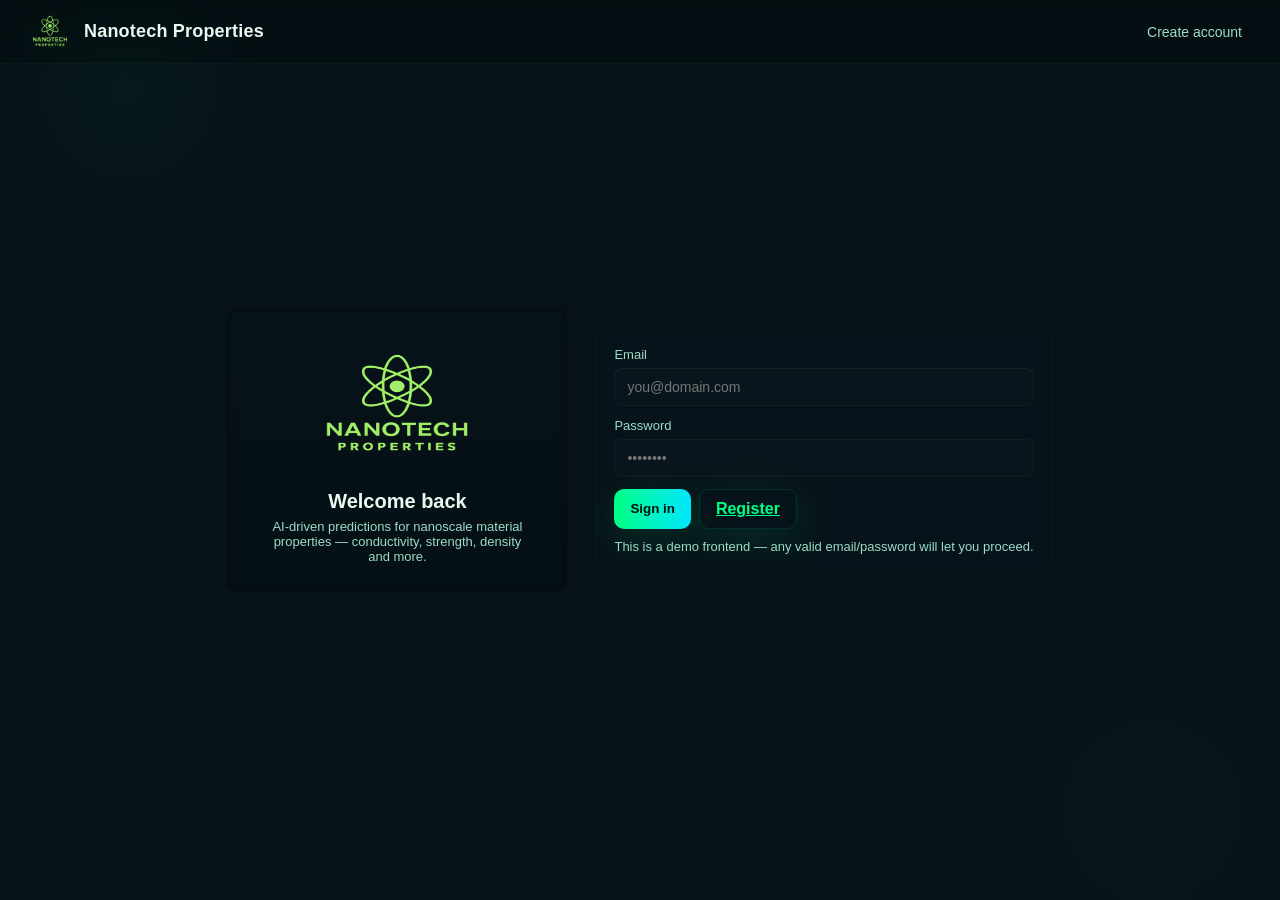
<file: index.html>
<!doctype html>
<html lang="en">
<head>
  <meta charset="utf-8"><meta name="viewport" content="width=device-width,initial-scale=1">
  <title>Nanotech Properties — Login</title>
  <link rel="stylesheet" href="styles.css">
</head>
<body>
  <div class="navbar">
    <div class="brand"><img src="5742b17f-782e-4e38-8477-e62b30fb2b2f.png" alt="logo"><h1>Nanotech Properties</h1></div>
    <div class="nav-links"><a href="register.html">Create account</a></div>
  </div>

  <div class="hero">
    <div class="container auth-wrap">
      <div class="brand-block">
        <img src="5742b17f-782e-4e38-8477-e62b30fb2b2f.png" style="width:180px;height:140px" alt="logo">
        <h2>Welcome back</h2>
        <p>AI-driven predictions for nanoscale material properties — conductivity, strength, density and more.</p>
      </div>

      <div>
        <div class="form">
          <div style="margin-bottom:12px"><div class="label">Email</div><input id="email" class="input" type="email" placeholder="you@domain.com"></div>
          <div style="margin-bottom:12px"><div class="label">Password</div><input id="password" class="input" type="password" placeholder="••••••••"></div>
          <div style="display:flex;gap:8px">
            <button class="btn" id="loginBtn">Sign in</button>
            <a class="btn secondary" href="register.html">Register</a>
          </div>
          <div class="footer" style="margin-top:10px">This is a demo frontend — any valid email/password will let you proceed.</div>
        </div>
      </div>
    </div>
  </div>

<script>
document.getElementById('loginBtn').addEventListener('click', function(){
  // simple client-side auth: store a token and go to dashboard
  localStorage.setItem('nanotech_user', document.getElementById('email').value || 'guest@nanotech');
  location.href = 'dashboard.html';
});
</script>
</body>
</html>
</file>
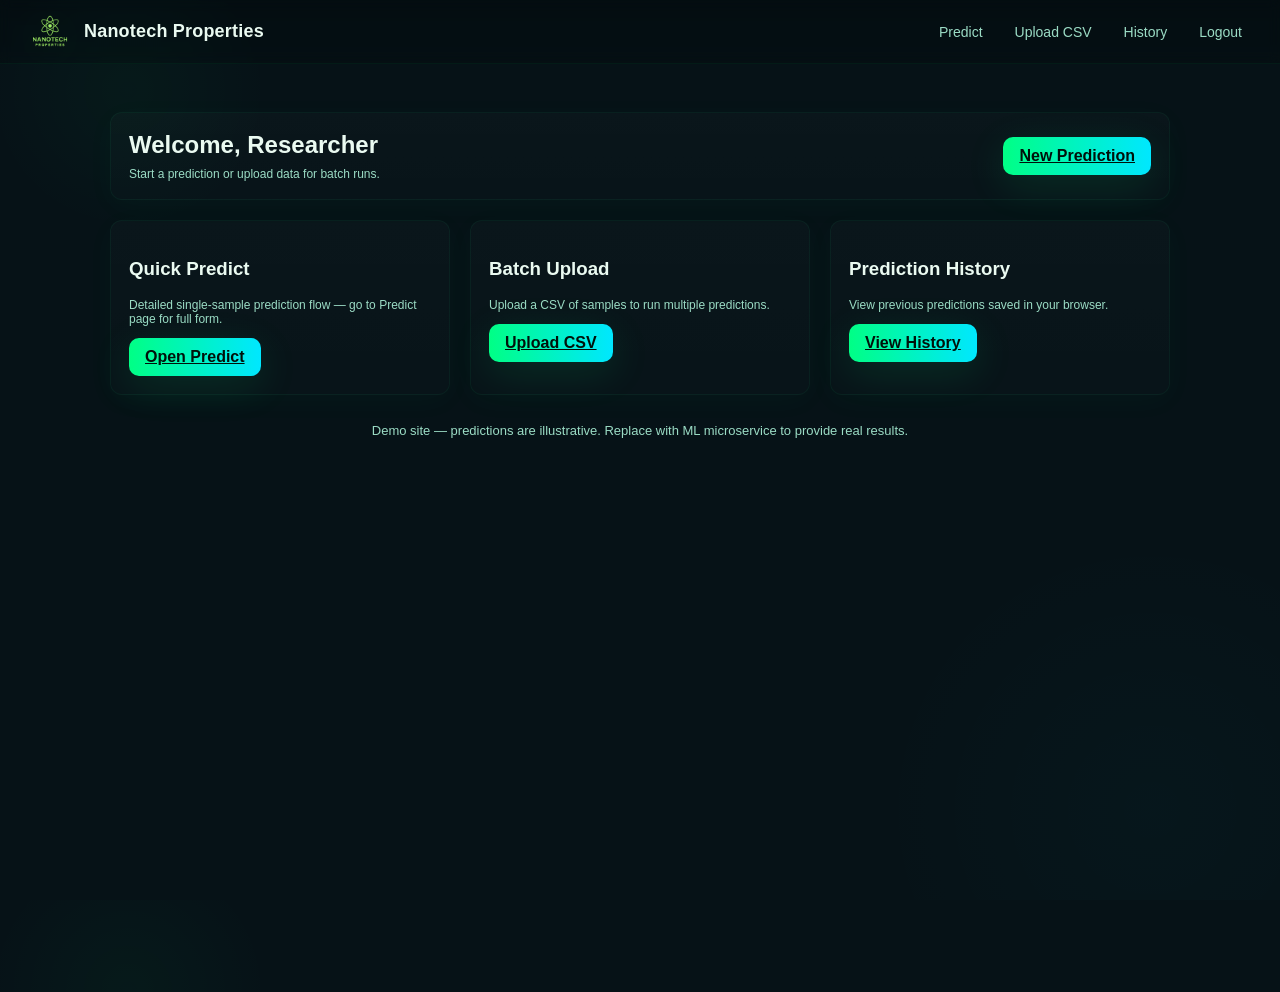
<file: dashboard.html>
<!doctype html>
<html lang="en">
<head><meta charset="utf-8"><meta name="viewport" content="width=device-width,initial-scale=1">
  <title>Dashboard — Nanotech</title><link rel="stylesheet" href="styles.css"></head>
<body>
  <div class="navbar">
    <div class="brand"><img src="5742b17f-782e-4e38-8477-e62b30fb2b2f.png" alt="logo"><h1>Nanotech Properties</h1></div>
    <div class="nav-links">
      <a href="predict.html">Predict</a>
      <a href="upload.html">Upload CSV</a>
      <a href="history.html">History</a>
      <a href="#" id="logout">Logout</a>
    </div>
  </div>

  <div class="container" style="margin-top:92px">
    <div class="card" style="display:flex;justify-content:space-between;align-items:center">
      <div>
        <h2 style="margin:0 0 8px">Welcome, <span id="userName">Researcher</span></h2>
        <div class="small">Start a prediction or upload data for batch runs.</div>
      </div>
      <div>
        <a class="btn" href="predict.html">New Prediction</a>
      </div>
    </div>

    <div style="height:20px"></div>

    <div class="grid">
      <div class="card">
        <h3>Quick Predict</h3>
        <p class="small">Detailed single-sample prediction flow — go to Predict page for full form.</p>
        <div style="margin-top:12px"><a class="btn" href="predict.html">Open Predict</a></div>
      </div>

      <div class="card">
        <h3>Batch Upload</h3>
        <p class="small">Upload a CSV of samples to run multiple predictions.</p>
        <div style="margin-top:12px"><a class="btn" href="upload.html">Upload CSV</a></div>
      </div>

      <div class="card">
        <h3>Prediction History</h3>
        <p class="small">View previous predictions saved in your browser.</p>
        <div style="margin-top:12px"><a class="btn" href="history.html">View History</a></div>
      </div>
    </div>

    <div class="footer">Demo site — predictions are illustrative. Replace with ML microservice to provide real results.</div>
  </div>

<script>
const user = localStorage.getItem('nanotech_user') || 'Researcher';
document.getElementById('userName').textContent = user;
document.getElementById('logout').addEventListener('click', function(e){
  e.preventDefault();
  localStorage.removeItem('nanotech_user');
  location.href = 'login.html';
});
</script>
</body>
</html>
</file>
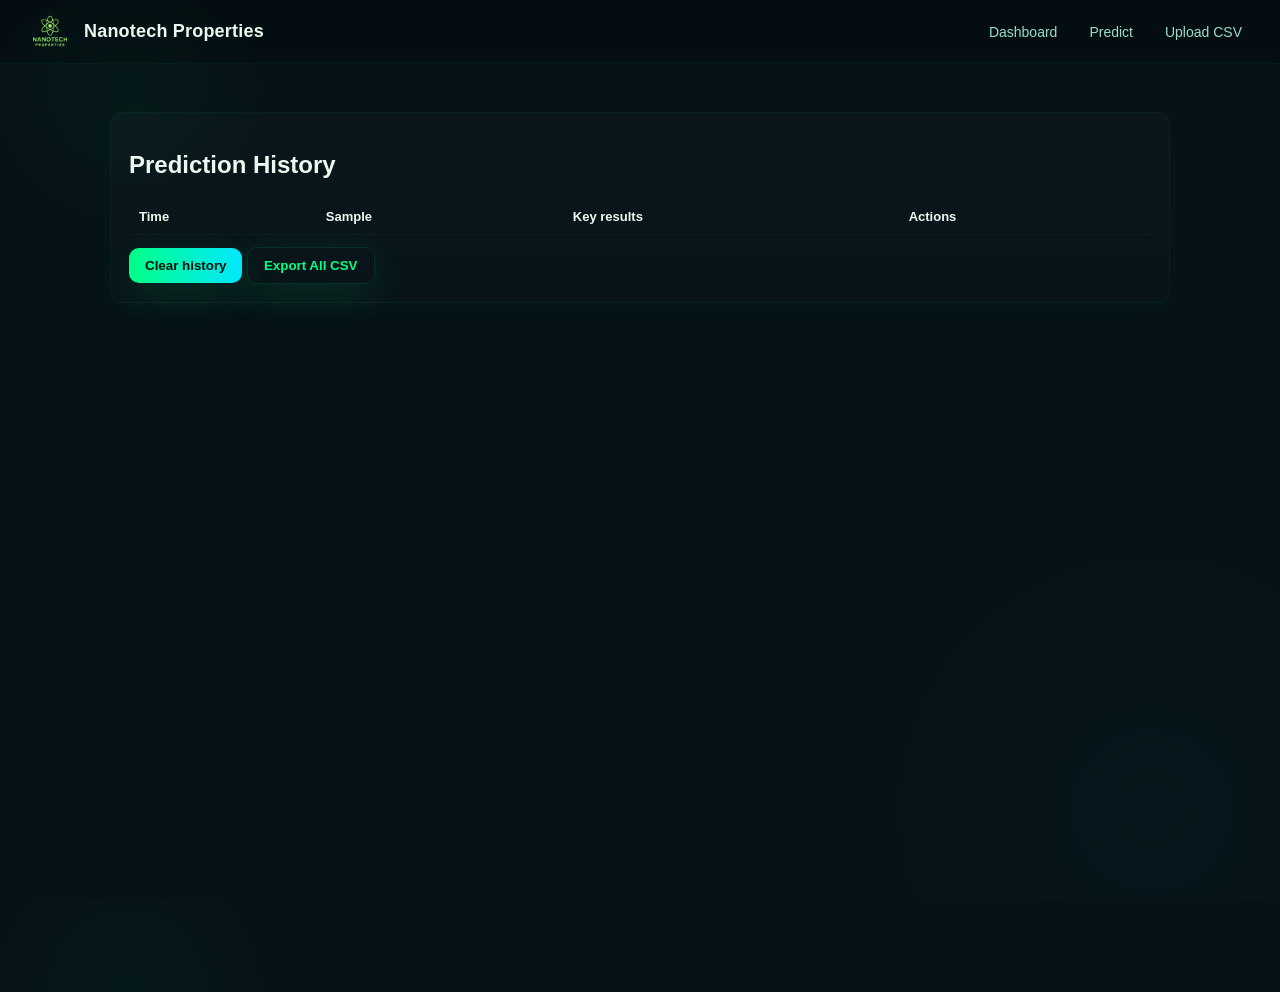
<file: history.html>
<!doctype html>
<html lang="en">
<head><meta charset="utf-8"><meta name="viewport" content="width=device-width,initial-scale=1">
  <title>History — Nanotech</title><link rel="stylesheet" href="styles.css"></head>
<body>
  <div class="navbar">
    <div class="brand"><img src="5742b17f-782e-4e38-8477-e62b30fb2b2f.png" alt="logo"><h1>Nanotech Properties</h1></div>
    <div class="nav-links">
      <a href="dashboard.html">Dashboard</a><a href="predict.html">Predict</a><a href="upload.html">Upload CSV</a>
    </div>
  </div>

  <div class="container" style="margin-top:92px">
    <div class="card">
      <h2>Prediction History</h2>
      <div style="margin-top:12px">
        <table class="table" id="histTable">
          <thead><tr><th>Time</th><th>Sample</th><th>Key results</th><th>Actions</th></tr></thead>
          <tbody></tbody>
        </table>
        <div style="margin-top:12px"><button class="btn" id="clearHist">Clear history</button> <button class="btn secondary" id="exportAll">Export All CSV</button></div>
      </div>
    </div>
  </div>

<script>
function formatTime(ts){ const d=new Date(ts); return d.toLocaleString(); }
function buildRow(entry,i){
  const meta = entry.meta||{}; const res = entry.res||{};
  const sample = (meta.formula||'—') + (meta.size? ' · '+meta.size+' nm':'') + (meta.shape? ' · '+meta.shape:'');
  const keys = `σ:${res.electrical||'—'} · κ:${res.thermal||'—'} · ρ:${res.density||'—'}`;
  return `<tr data-i="${i}"><td>${formatTime(entry.t)}</td><td>${sample}</td><td>${keys}</td>
    <td>
      <button data-i="${i}" class="btn viewBtn">View</button>
      <button data-i="${i}" class="btn secondary dlBtn">Download</button>
    </td></tr>`;
}

function refresh(){
  const hist = JSON.parse(localStorage.getItem('nanotech_history')||'[]');
  const tbody = document.querySelector('#histTable tbody'); tbody.innerHTML='';
  hist.forEach((h,idx)=> tbody.insertAdjacentHTML('beforeend', buildRow(h,idx)));
  // bind
  document.querySelectorAll('.viewBtn').forEach(b=>{
    b.onclick = function(){ const i=this.dataset.i; const hist=JSON.parse(localStorage.getItem('nanotech_history')||'[]'); localStorage.setItem('nanotech_last_result', JSON.stringify(hist[i])); location.href='result.html'; };
  });
  document.querySelectorAll('.dlBtn').forEach(b=>{
    b.onclick = function(){ const i=this.dataset.i; const hist=JSON.parse(localStorage.getItem('nanotech_history')||'[]'); const item=hist[i]; 
      const rows = [['property','value'],['electrical',item.res.electrical],['thermal',item.res.thermal],['strength',item.res.strength],['density',item.res.density],['stability',item.res.stability],['crystallinity',item.res.crystallinity]];
      const csv = rows.map(r=>r.map(c=>'"'+String(c).replace(/"/g,'""')+'"').join(',')).join('\\n');
      const blob=new Blob([csv],{type:'text/csv'}); const url=URL.createObjectURL(blob); const a=document.createElement('a'); a.href=url; a.download='prediction_'+i+'.csv'; a.click(); URL.revokeObjectURL(url);
    };
  });
}

document.getElementById('clearHist').addEventListener('click', function(){ if(confirm('Clear all history?')){ localStorage.removeItem('nanotech_history'); refresh(); } });
document.getElementById('exportAll').addEventListener('click', function(){
  const hist = JSON.parse(localStorage.getItem('nanotech_history')||'[]');
  if(!hist.length){ alert('No history'); return; }
  let out = 'time,formula,size,shape,electrical,thermal,strength,density,stability,crystallinity\\n';
  hist.forEach(h=>{
    out += `"${new Date(h.t).toISOString()}","${(h.meta.formula||'')}","${(h.meta.size||'')}","${(h.meta.shape||'')}","${(h.res.electrical||'')}","${(h.res.thermal||'')}","${(h.res.strength||'')}","${(h.res.density||'')}","${(h.res.stability||'')}","${(h.res.crystallinity||'')}"\\n`;
  });
  const blob=new Blob([out],{type:'text/csv'}); const url=URL.createObjectURL(blob); const a=document.createElement('a'); a.href=url; a.download='nanotech_history.csv'; a.click(); URL.revokeObjectURL(url);
});

refresh();
</script>
</body>
</html>
</file>
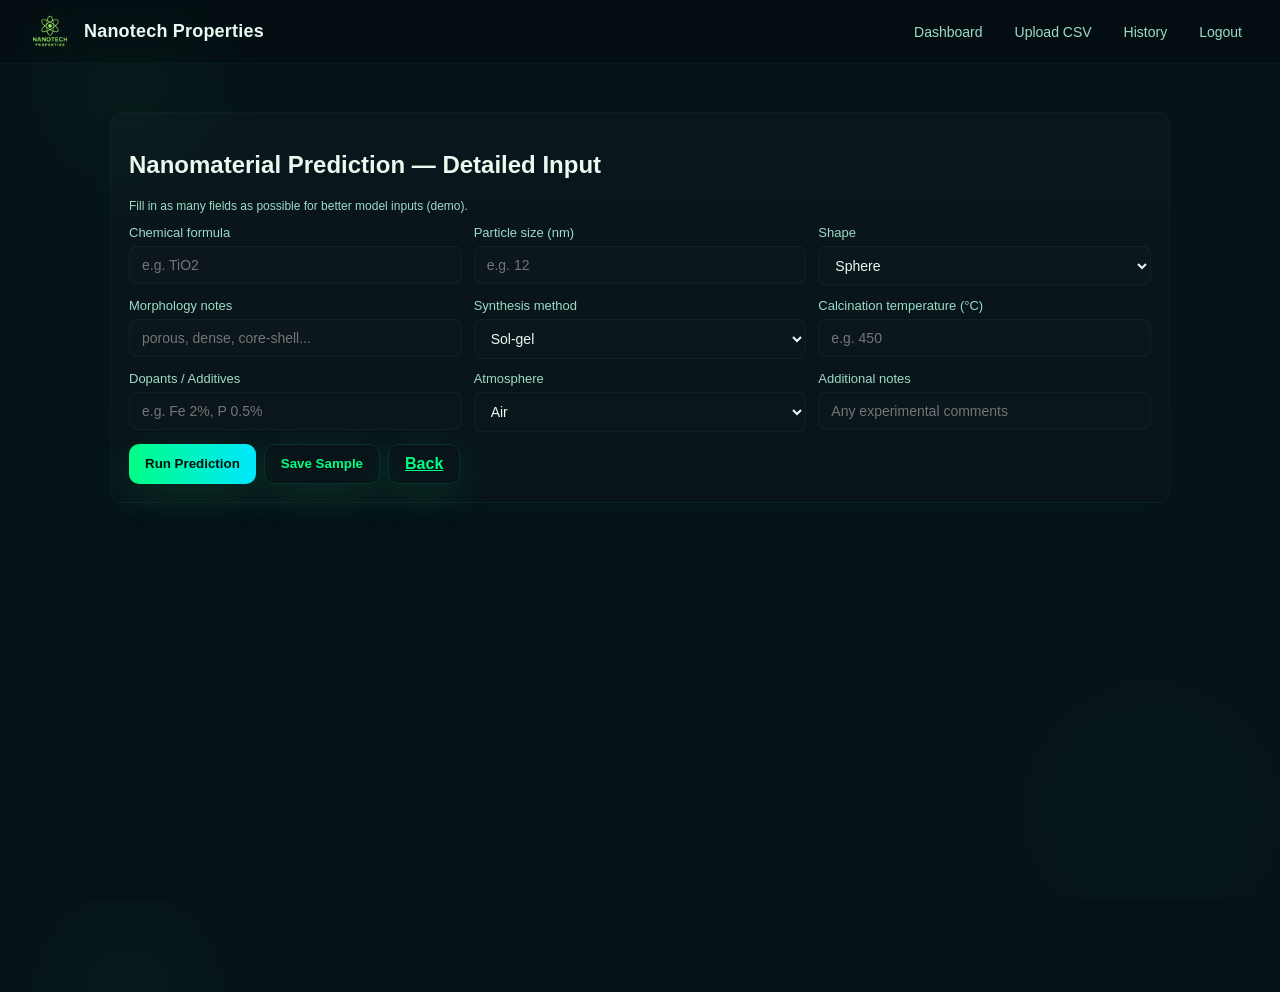
<file: predict.html>
<!doctype html>
<html lang="en">
<head><meta charset="utf-8"><meta name="viewport" content="width=device-width,initial-scale=1">
  <title>Predict — Nanotech</title><link rel="stylesheet" href="styles.css"></head>
<body>
  <div class="navbar">
    <div class="brand"><img src="5742b17f-782e-4e38-8477-e62b30fb2b2f.png" alt="logo"><h1>Nanotech Properties</h1></div>
    <div class="nav-links">
      <a href="dashboard.html">Dashboard</a>
      <a href="upload.html">Upload CSV</a>
      <a href="history.html">History</a>
      <a href="#" id="logout2">Logout</a>
    </div>
  </div>

  <div class="container" style="margin-top:92px">
    <div class="card">
      <h2>Nanomaterial Prediction — Detailed Input</h2>
      <p class="small">Fill in as many fields as possible for better model inputs (demo).</p>

      <form id="predictForm" style="margin-top:12px">
        <div class="predict-grid">
          <div>
            <div class="label">Chemical formula</div>
            <input id="formula" class="input" placeholder="e.g. TiO2">
          </div>
          <div>
            <div class="label">Particle size (nm)</div>
            <input id="size" class="input" type="number" placeholder="e.g. 12">
          </div>
          <div>
            <div class="label">Shape</div>
            <select id="shape" class="select">
              <option>Sphere</option><option>Rod</option><option>Sheet</option><option>Irregular</option>
            </select>
          </div>

          <div>
            <div class="label">Morphology notes</div>
            <input id="morph" class="input" placeholder="porous, dense, core-shell...">
          </div>
          <div>
            <div class="label">Synthesis method</div>
            <select id="synth" class="select">
              <option>Sol-gel</option><option>CVD</option><option>Hydrothermal</option><option>Other</option>
            </select>
          </div>
          <div>
            <div class="label">Calcination temperature (°C)</div>
            <input id="temp" class="input" type="number" placeholder="e.g. 450">
          </div>

          <div>
            <div class="label">Dopants / Additives</div>
            <input id="dopants" class="input" placeholder="e.g. Fe 2%, P 0.5%">
          </div>
          <div>
            <div class="label">Atmosphere</div>
            <select id="atm" class="select">
              <option>Air</option><option>Inert</option><option>Reducing</option><option>Vacuum</option>
            </select>
          </div>
          <div>
            <div class="label">Additional notes</div>
            <input id="notes" class="input" placeholder="Any experimental comments">
          </div>
        </div>

        <div style="margin-top:12px;display:flex;gap:8px">
          <button class="btn" type="button" id="runPredict">Run Prediction</button>
          <button class="btn secondary" id="saveSample" type="button">Save Sample</button>
          <a class="btn secondary" href="dashboard.html">Back</a>
        </div>
      </form>
    </div>

    <div id="resultsArea" style="margin-top:16px"></div>
  </div>

<script>
document.getElementById('logout2').addEventListener('click', function(e){
  e.preventDefault(); localStorage.removeItem('nanotech_user'); location.href='login.html';
});

// helper: generate demo numeric outputs
function demoPredict(){
  return {
    electrical: (Math.random()*1e3).toFixed(3) + ' S/m',
    thermal: (Math.random()*300).toFixed(3) + ' W/m·K',
    strength: (Math.random()*2000).toFixed(1) + ' MPa',
    density: (Math.random()*10).toFixed(3) + ' g/cm³',
    stability: (Math.random()*1).toFixed(3),
    crystallinity: (Math.random()*100).toFixed(1) + ' %'
  };
}

function renderResults(res, meta){
  const area = document.getElementById('resultsArea');
  area.innerHTML = `
    <div class="card">
      <h3>Prediction results (Card view)</h3>
      <div class="row" style="margin-top:8px">
        <div style="flex:1">
          <div class="label">Sample</div><div class="small">${meta.formula || '—'} · ${meta.shape || ''} · ${meta.size? meta.size+' nm':''}</div>
        </div>
        <div style="text-align:right;color:var(--muted);font-size:13px">Demo prediction</div>
      </div>

      <div class="result-cards" style="margin-top:12px">
        <div class="result-item"><div class="result-title">Electrical Conductivity</div><div class="result-value">${res.electrical}</div></div>
        <div class="result-item"><div class="result-title">Thermal Conductivity</div><div class="result-value">${res.thermal}</div></div>
        <div class="result-item"><div class="result-title">Strength</div><div class="result-value">${res.strength}</div></div>

        <div class="result-item"><div class="result-title">Density</div><div class="result-value">${res.density}</div></div>
        <div class="result-item"><div class="result-title">Stability</div><div class="result-value">${res.stability}</div></div>
        <div class="result-item"><div class="result-title">Crystallinity</div><div class="result-value">${res.crystallinity}</div></div>
      </div>

      <div style="margin-top:12px;display:flex;gap:8px">
        <a class="btn" id="goResults" href="result.html">Open Result Page</a>
        <button class="btn secondary" id="downloadCSV">Download CSV</button>
      </div>
    </div>
  `;

  // save to temporary slot so result.html can read it
  localStorage.setItem('nanotech_last_result', JSON.stringify({res,meta,t:Date.now()}));

  document.getElementById('downloadCSV').addEventListener('click', function(){
    // create CSV
    const rows = [
      ['property','value'],
      ['electrical', res.electrical],
      ['thermal', res.thermal],
      ['strength', res.strength],
      ['density', res.density],
      ['stability', res.stability],
      ['crystallinity', res.crystallinity]
    ];
    const csv = rows.map(r=>r.map(c=>'"'+String(c).replace(/"/g,'""')+'"').join(',')).join('\\n');
    const blob = new Blob([csv], {type:'text/csv'}); const url=URL.createObjectURL(blob);
    const a=document.createElement('a'); a.href=url; a.download='prediction.csv'; a.click(); URL.revokeObjectURL(url);
  });
}

document.getElementById('runPredict').addEventListener('click', function(){
  const meta = {
    formula: document.getElementById('formula').value,
    size: document.getElementById('size').value,
    shape: document.getElementById('shape').value,
    morph: document.getElementById('morph').value,
    synth: document.getElementById('synth').value,
    temp: document.getElementById('temp').value,
    dopants: document.getElementById('dopants').value,
    atm: document.getElementById('atm').value,
    notes: document.getElementById('notes').value,
  };
  const res = demoPredict();
  renderResults(res, meta);
  // also append to history
  const hist = JSON.parse(localStorage.getItem('nanotech_history')||'[]');
  hist.unshift({meta,res,t:Date.now()});
  localStorage.setItem('nanotech_history', JSON.stringify(hist));
});

document.getElementById('saveSample').addEventListener('click', function(){
  const sample = {
    formula: document.getElementById('formula').value,
    size: document.getElementById('size').value,
    shape: document.getElementById('shape').value,
    notes: document.getElementById('notes').value
  };
  const saved = JSON.parse(localStorage.getItem('nanotech_samples')||'[]');
  saved.unshift(sample);
  localStorage.setItem('nanotech_samples', JSON.stringify(saved));
  alert('Sample saved locally.');
});
</script>
</body>
</html>
</file>
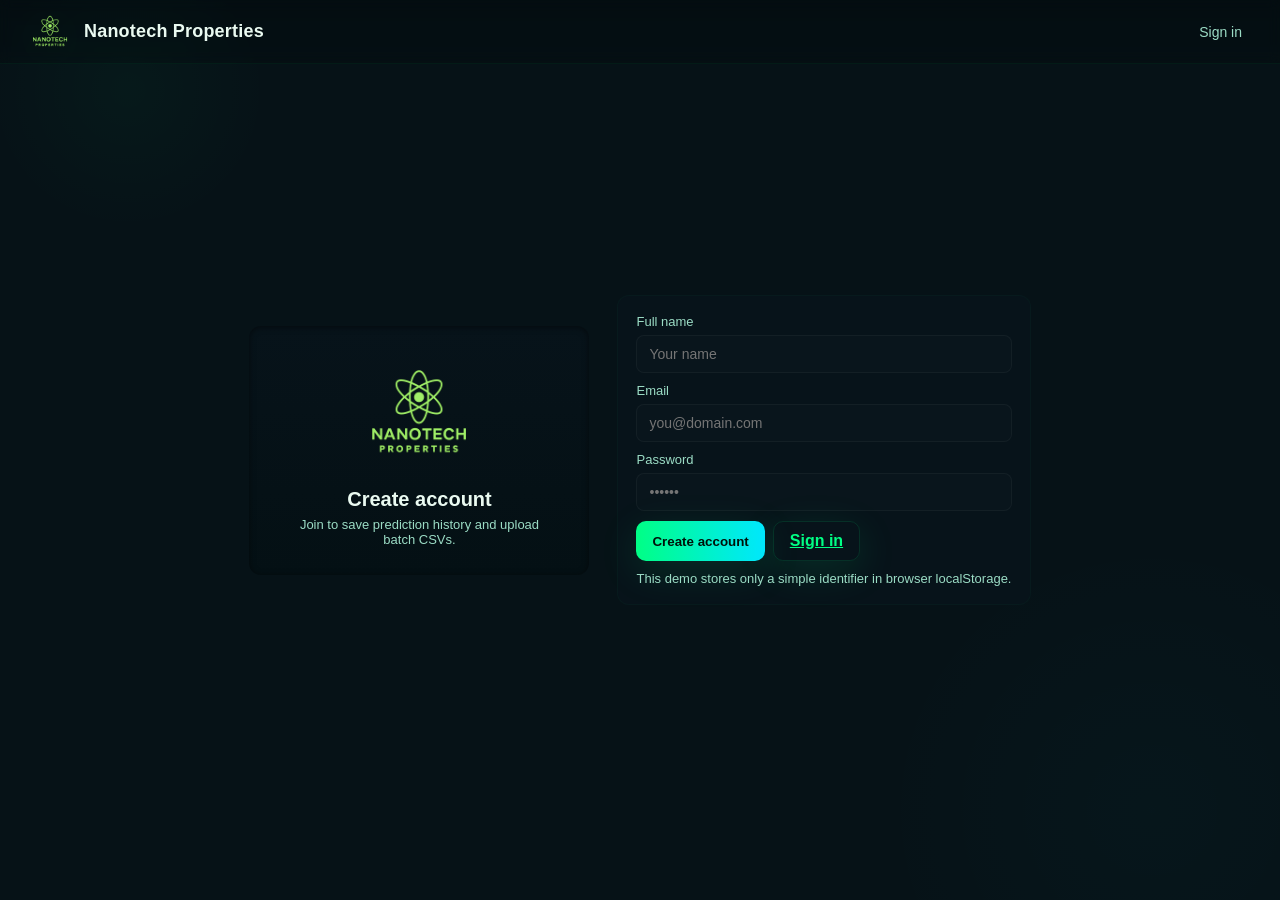
<file: register.html>
<!doctype html>
<html lang="en">
<head><meta charset="utf-8"><meta name="viewport" content="width=device-width,initial-scale=1">
  <title>Register — Nanotech Properties</title><link rel="stylesheet" href="styles.css"></head>
<body>
  <div class="navbar">
    <div class="brand"><img src="5742b17f-782e-4e38-8477-e62b30fb2b2f.png" alt="logo"><h1>Nanotech Properties</h1></div>
    <div class="nav-links"><a href="login.html">Sign in</a></div>
  </div>

  <div class="hero">
    <div class="container auth-wrap">
      <div class="brand-block">
        <img src="5742b17f-782e-4e38-8477-e62b30fb2b2f.png" style="width:120px;height:120px" alt="logo">
        <h2>Create account</h2>
        <p>Join to save prediction history and upload batch CSVs.</p>
      </div>

      <div>
        <div class="form">
          <div style="margin-bottom:10px"><div class="label">Full name</div><input id="name" class="input" type="text" placeholder="Your name"></div>
          <div style="margin-bottom:10px"><div class="label">Email</div><input id="regEmail" class="input" type="email" placeholder="you@domain.com"></div>
          <div style="margin-bottom:10px"><div class="label">Password</div><input id="regPass" class="input" type="password" placeholder="••••••"></div>
          <div style="display:flex;gap:8px">
            <button class="btn" id="createBtn">Create account</button>
            <a class="btn secondary" href="login.html">Sign in</a>
          </div>
          <div class="footer" style="margin-top:10px">This demo stores only a simple identifier in browser localStorage.</div>
        </div>
      </div>
    </div>
  </div>

<script>
document.getElementById('createBtn').addEventListener('click', function(){
  const email = document.getElementById('regEmail').value || 'guest@nanotech';
  localStorage.setItem('nanotech_user', email);
  location.href = 'dashboard.html';
});
</script>
</body>
</html>
</file>
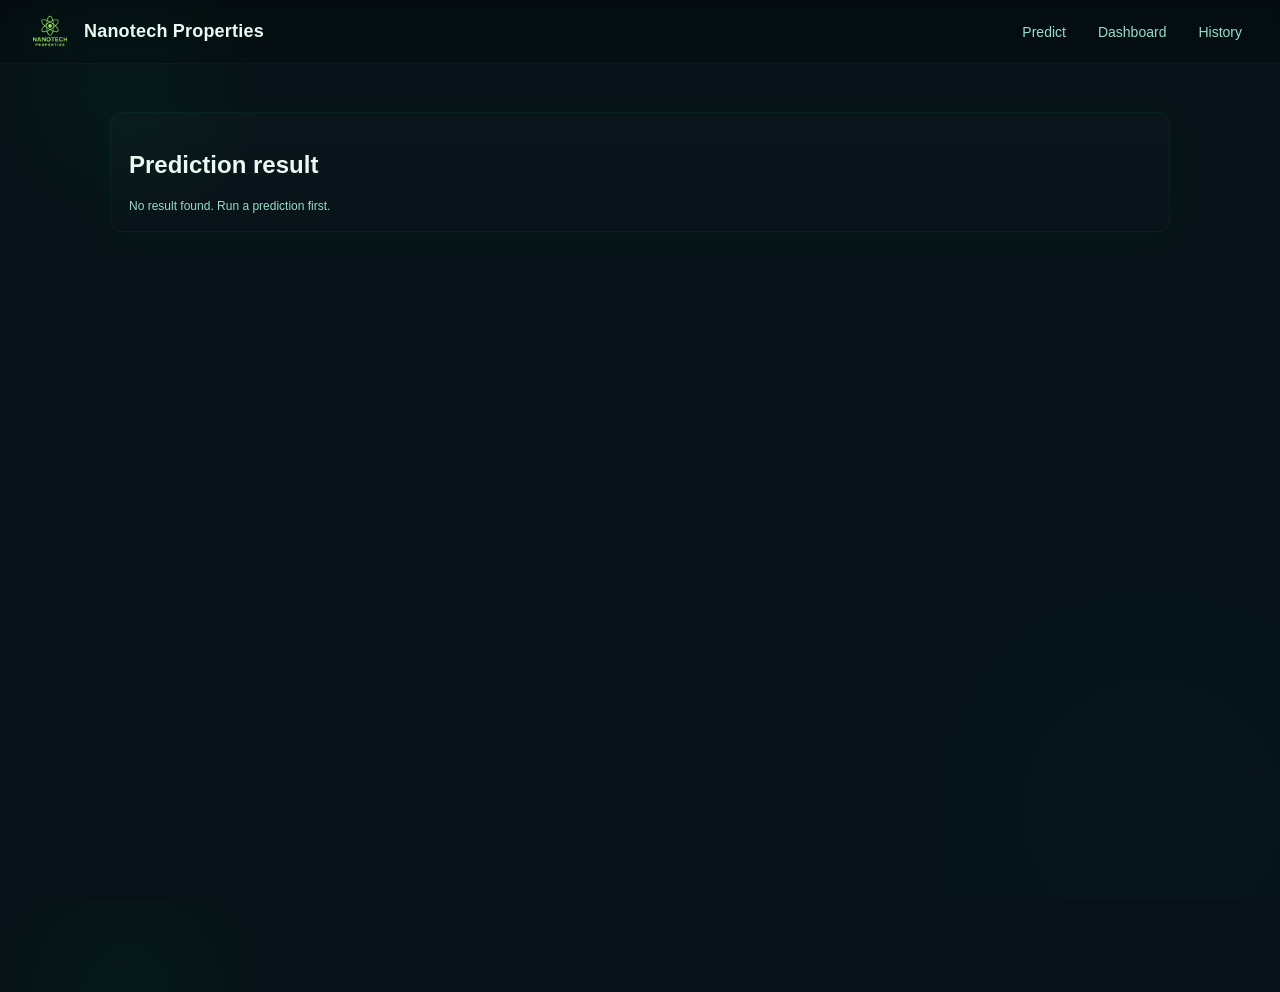
<file: result.html>
<!doctype html>
<html lang="en">
<head><meta charset="utf-8"><meta name="viewport" content="width=device-width,initial-scale=1">
  <title>Result — Nanotech</title><link rel="stylesheet" href="styles.css"></head>
<body>
  <div class="navbar">
    <div class="brand"><img src="5742b17f-782e-4e38-8477-e62b30fb2b2f.png" alt="logo"><h1>Nanotech Properties</h1></div>
    <div class="nav-links">
      <a href="predict.html">Predict</a><a href="dashboard.html">Dashboard</a><a href="history.html">History</a>
    </div>
  </div>

  <div class="container" style="margin-top:92px">
    <div id="resultWrap" class="card">
      <h2>Prediction result</h2>
      <div id="detailArea" style="margin-top:12px"></div>
    </div>
  </div>

<script>
const slot = localStorage.getItem('nanotech_last_result');
if(!slot){ document.getElementById('detailArea').innerHTML = '<div class="small">No result found. Run a prediction first.</div>'; }
else{
  const payload = JSON.parse(slot);
  const res = payload.res, meta = payload.meta;
  document.getElementById('detailArea').innerHTML = `
    <div class="small">Sample: ${meta.formula || '—'} · ${meta.shape || ''} · ${meta.size ? meta.size+' nm' : ''}</div>
    <div class="result-cards" style="margin-top:12px">
      <div class="result-item"><div class="result-title">Electrical Conductivity</div><div class="result-value">${res.electrical}</div></div>
      <div class="result-item"><div class="result-title">Thermal Conductivity</div><div class="result-value">${res.thermal}</div></div>
      <div class="result-item"><div class="result-title">Strength</div><div class="result-value">${res.strength}</div></div>
      <div class="result-item"><div class="result-title">Density</div><div class="result-value">${res.density}</div></div>
      <div class="result-item"><div class="result-title">Stability</div><div class="result-value">${res.stability}</div></div>
      <div class="result-item"><div class="result-title">Crystallinity</div><div class="result-value">${res.crystallinity}</div></div>
    </div>
    <div style="margin-top:12px">
      <a class="btn" href="dashboard.html">Back to dashboard</a>
      <a class="btn secondary" id="saveToHistory">Save to History</a>
    </div>
  `;
  document.getElementById('saveToHistory').addEventListener('click', function(){
    const hist = JSON.parse(localStorage.getItem('nanotech_history')||'[]');
    hist.unshift({meta,res,t:Date.now()});
    localStorage.setItem('nanotech_history', JSON.stringify(hist));
    alert('Saved to history.');
  });
}
</script>
</body>
</html>
</file>
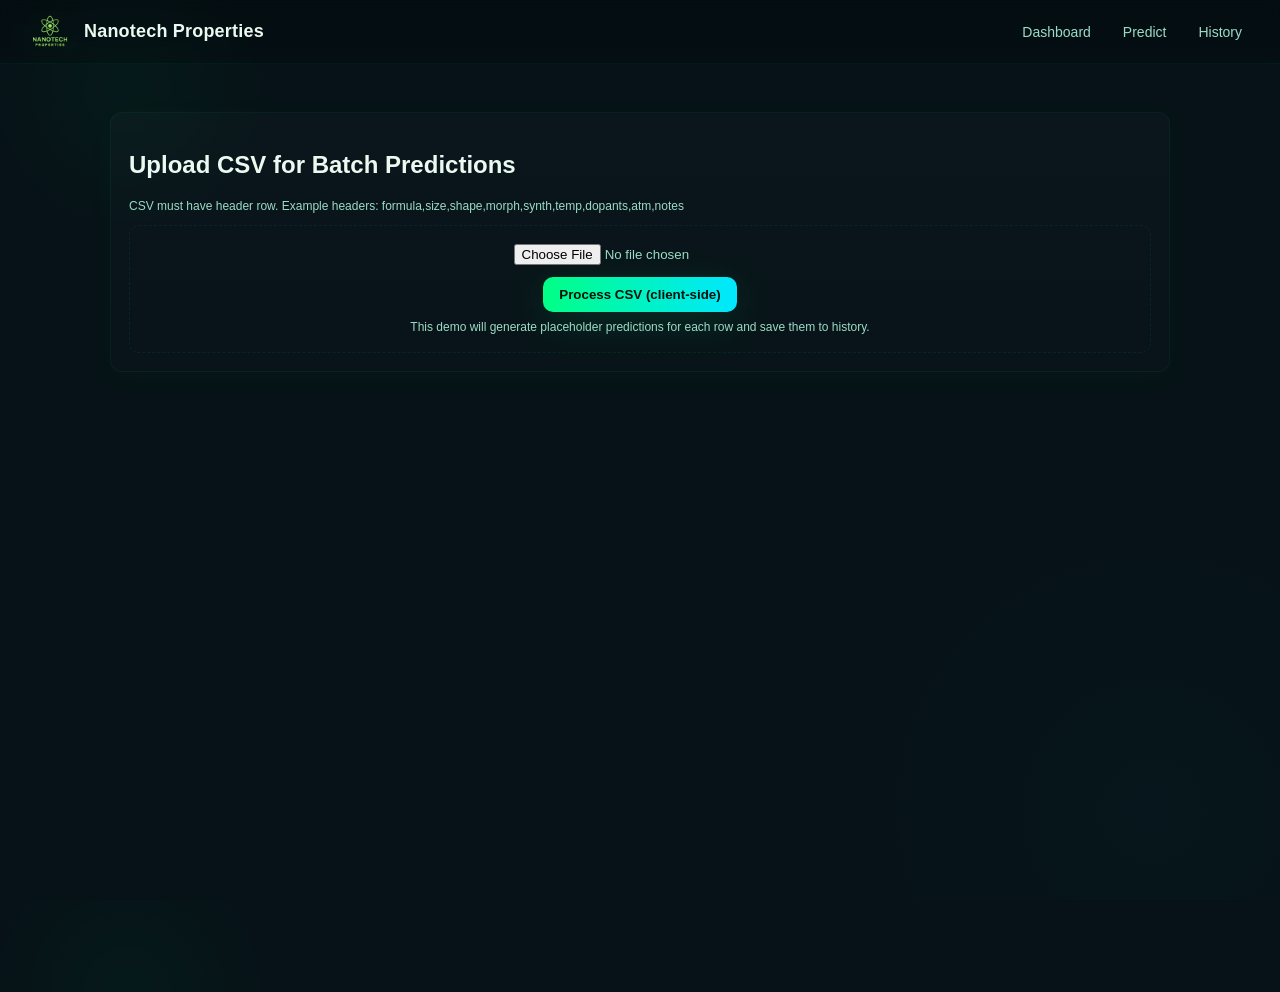
<file: upload.html>
<!doctype html>
<html lang="en">
<head><meta charset="utf-8"><meta name="viewport" content="width=device-width,initial-scale=1">
  <title>Upload CSV — Nanotech</title><link rel="stylesheet" href="styles.css"></head>
<body>
  <div class="navbar">
    <div class="brand"><img src="5742b17f-782e-4e38-8477-e62b30fb2b2f.png" alt="logo"><h1>Nanotech Properties</h1></div>
    <div class="nav-links">
      <a href="dashboard.html">Dashboard</a><a href="predict.html">Predict</a><a href="history.html">History</a>
    </div>
  </div>

  <div class="container" style="margin-top:92px">
    <div class="card">
      <h2>Upload CSV for Batch Predictions</h2>
      <p class="small">CSV must have header row. Example headers: formula,size,shape,morph,synth,temp,dopants,atm,notes</p>

      <div class="upload-area" style="margin-top:12px">
        <input type="file" id="csvFile" accept=".csv"><div style="height:12px"></div>
        <button class="btn" id="processCSV">Process CSV (client-side)</button>
        <div class="small" style="margin-top:8px">This demo will generate placeholder predictions for each row and save them to history.</div>
      </div>
    </div>
  </div>

<script>
document.getElementById('processCSV').addEventListener('click', function(){
  const f = document.getElementById('csvFile').files[0];
  if(!f){ alert('Please choose a CSV file.'); return; }
  const reader = new FileReader();
  reader.onload = function(e){
    const txt = e.target.result;
    const lines = txt.split(/\\r?\\n/).filter(Boolean);
    const header = lines.shift().split(',').map(h=>h.trim());
    const toHist = JSON.parse(localStorage.getItem('nanotech_history')||'[]');
    lines.forEach(line=>{
      const cols = line.split(',').map(c=>c.trim());
      const meta = {};
      header.forEach((h,i)=> meta[h]=cols[i]||'');
      // demo predict:
      const res = {
        electrical: (Math.random()*1e3).toFixed(3)+' S/m',
        thermal: (Math.random()*300).toFixed(3)+' W/m·K',
        strength: (Math.random()*2000).toFixed(1)+' MPa',
        density: (Math.random()*10).toFixed(3)+' g/cm³',
        stability: (Math.random()).toFixed(3),
        crystallinity:(Math.random()*100).toFixed(1)+' %'
      };
      toHist.unshift({meta,res,t:Date.now()});
    });
    localStorage.setItem('nanotech_history', JSON.stringify(toHist));
    alert('Processed '+lines.length+' rows. Saved to history.');
    location.href='history.html';
  };
  reader.readAsText(f);
});
</script>
</body>
</html>
</file>
<file: styles.css>
/* styles.css - Neon dark modern theme */
:root{
  --bg:#061217;
  --card:#07131a;
  --neon:#00ff85;
  --accent:#00e7ff;
  --muted:#9bdcc5;
  --glass: rgba(255,255,255,0.03);
}

*{box-sizing:border-box}
html,body{height:100%}
body{
  margin:0;font-family:Inter,Segoe UI,Arial,sans-serif;
  background: radial-gradient(circle at 10% 10%, rgba(0,255,133,0.03), transparent 10%),
              radial-gradient(circle at 90% 90%, rgba(0,231,255,0.02), transparent 20%),
              var(--bg);
  color:#eafaf1;
  -webkit-font-smoothing:antialiased;
  -moz-osx-font-smoothing:grayscale;
}

/* common container */
.container{
  max-width:1100px;margin:40px auto;padding:20px;
}

/* navbar */
.navbar{
  position:fixed;left:0;top:0;right:0;height:64px;
  display:flex;align-items:center;justify-content:space-between;
  padding:8px 28px;background:linear-gradient(180deg, rgba(0,0,0,0.25), rgba(0,0,0,0.15));
  border-bottom:1px solid rgba(0,255,133,0.06);backdrop-filter: blur(6px);
  z-index:100;
}
.brand{display:flex;align-items:center;gap:12px}
.brand img{width:44px;height:44px;object-fit:contain;filter: drop-shadow(0 4px 24px rgba(0,255,133,0.08));}
.brand h1{font-size:18px;margin:0;font-weight:700;letter-spacing:0.2px}
.nav-links{display:flex;gap:12px;align-items:center}
.nav-links a{color:var(--muted);text-decoration:none;font-size:14px;padding:8px 10px;border-radius:8px}
.nav-links a:hover{color:white;background:linear-gradient(90deg, rgba(0,255,133,0.04), rgba(0,231,255,0.02))}

/* cards */
.grid{display:grid;grid-template-columns:repeat(auto-fit,minmax(260px,1fr));gap:20px}
.card{
  background:linear-gradient(180deg, rgba(255,255,255,0.02), rgba(255,255,255,0.01));
  border:1px solid rgba(0,255,133,0.05);padding:18px;border-radius:12px;
  box-shadow: 0 6px 30px rgba(0,255,133,0.03);
}

/* login screen */
.hero{
  min-height:100vh;display:flex;justify-content:center;align-items:center;padding:80px 20px;
}
.auth-wrap{display:grid;grid-template-columns:340px 1fr;gap:28px;align-items:center}
.brand-block{text-align:center;padding:28px;border-radius:12px;background:linear-gradient(180deg,#07131a,#041014);box-shadow:inset 0 1px 6px rgba(0,0,0,0.5)}
.brand-block h2{margin:10px 0 6px;font-size:20px}
.brand-block p{margin:0;color:var(--muted);font-size:13px;padding:0 8px}

/* form controls */
.form{background:var(--card);padding:18px;border-radius:12px;border:1px solid rgba(0,255,133,0.03)}
.label{font-size:13px;color:var(--muted);margin-bottom:6px}
.input, .select, textarea{
  width:100%;padding:10px 12px;border-radius:8px;border:1px solid rgba(255,255,255,0.04);
  background:rgba(255,255,255,0.01);color:inherit;font-size:14px;outline:none;
}
.input:focus, .select:focus, textarea:focus{box-shadow:0 0 18px rgba(0,255,133,0.06);border-color:rgba(0,255,133,0.18)}

/* neon button */
.btn{
  display:inline-block;padding:10px 16px;border-radius:10px;border:none;
  background:linear-gradient(90deg,var(--neon),var(--accent));color:#00110a;font-weight:700;
  box-shadow: 0 10px 40px rgba(0,255,133,0.12);cursor:pointer;
}
.btn.secondary{
  background:transparent;border:1px solid rgba(0,255,133,0.12);color:var(--neon)
}

/* dashboard quick form */
.predict-grid{display:grid;grid-template-columns:repeat(3,1fr);gap:12px}
@media(max-width:880px){.auth-wrap{grid-template-columns:1fr}.predict-grid{grid-template-columns:1fr}}

/* result cards */
.result-cards{display:grid;grid-template-columns:repeat(3,1fr);gap:12px;margin-top:14px}
.result-item{background:linear-gradient(180deg,#081617,#061217);padding:14px;border-radius:10px;border:1px solid rgba(0,255,133,0.04)}
.result-title{font-size:13px;color:var(--muted);margin-bottom:6px}
.result-value{font-size:20px;font-weight:700;color:#dfffe9}

/* small helpers */
.row{display:flex;gap:12px;align-items:center}
.kv{font-size:13px;color:var(--muted)}
.small{font-size:12px;color:var(--muted)}
.footer{margin-top:28px;text-align:center;color:var(--muted);font-size:13px}

/* CSV upload area */
.upload-area{border:1px dashed rgba(0,255,133,0.08);padding:18px;border-radius:10px;text-align:center;color:var(--muted)}

/* history table */
.table{width:100%;border-collapse:collapse}
.table th,.table td{padding:10px;border-bottom:1px solid rgba(255,255,255,0.03);text-align:left;font-size:13px}
</file>
